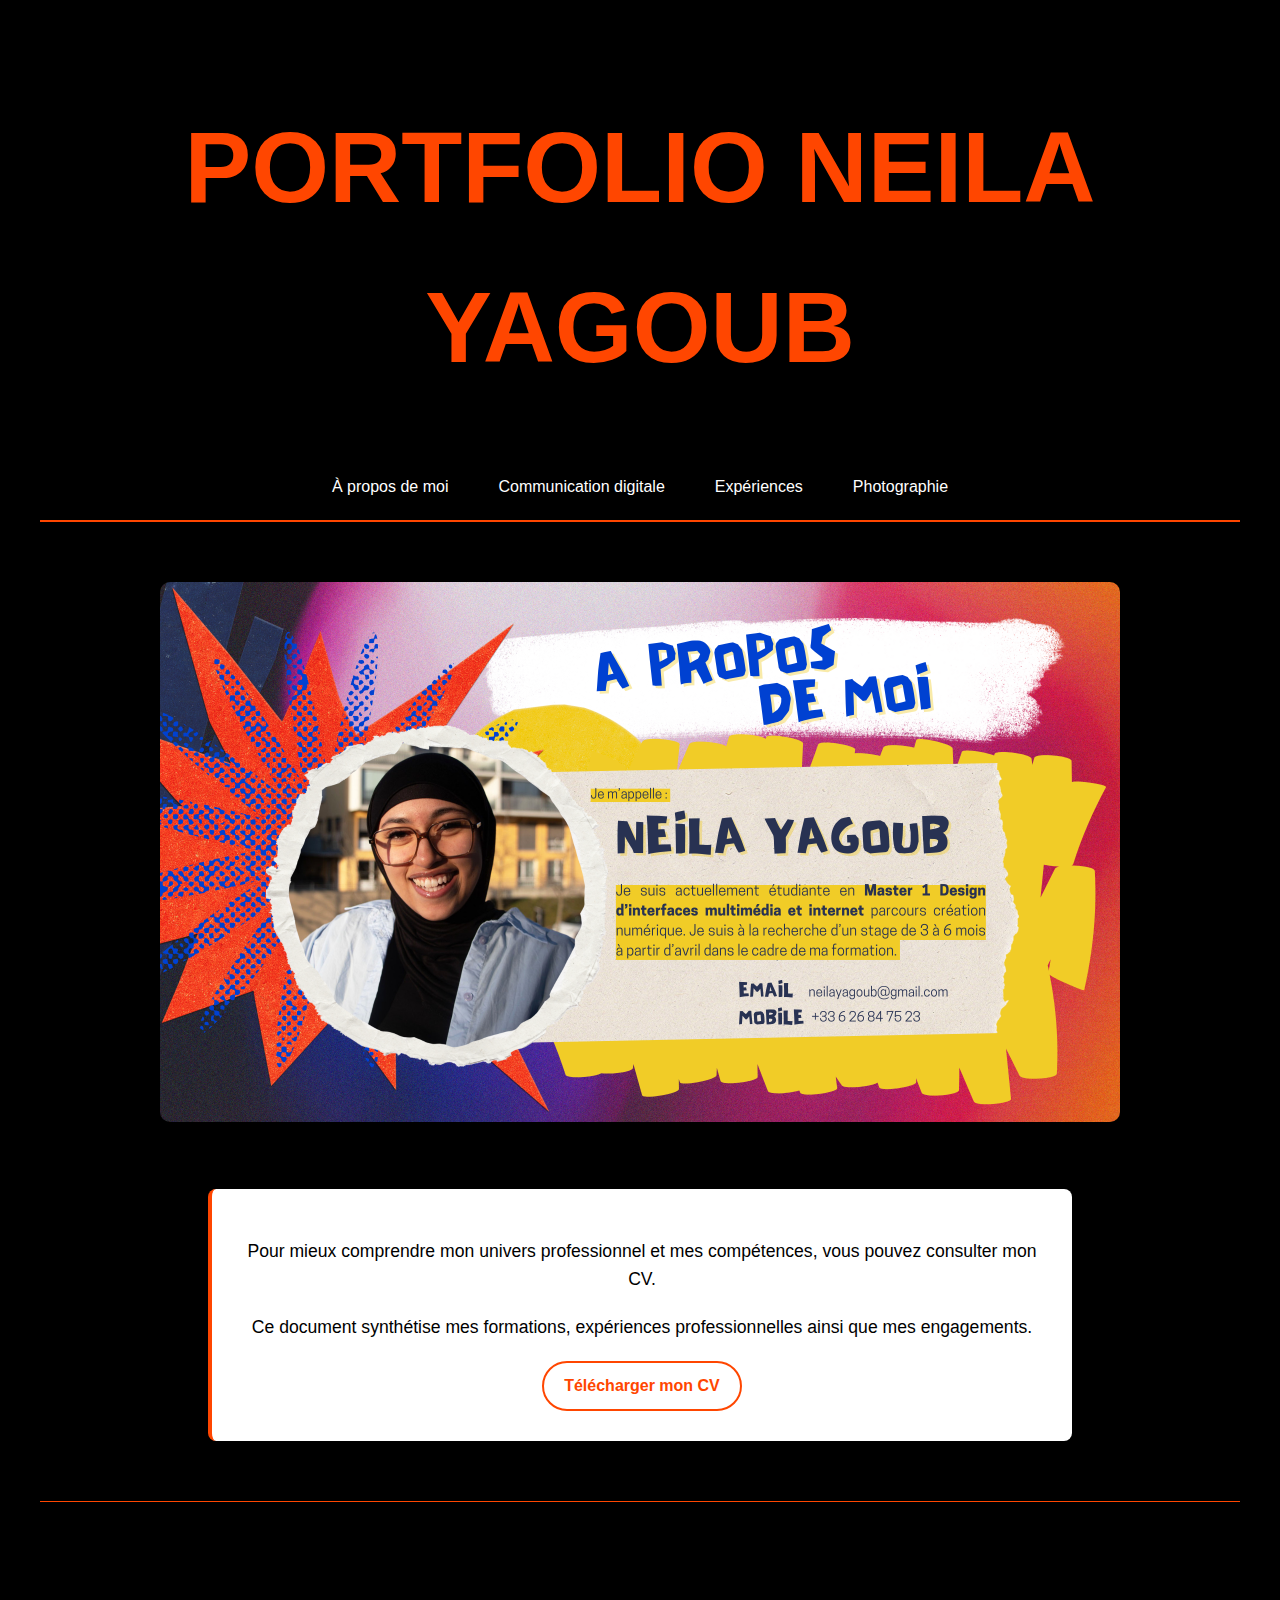
<file: index.html>
<!DOCTYPE html>
<html lang="fr">
<head>
    <meta charset="UTF-8">
    <meta name="viewport" content="width=device-width, initial-scale=1.0">
    <title>Portfolio Neila Yagoub</title>
    <style>
        :root {
            --primary-color: #ff4600;
            --secondary-color: #ff4600;
            --accent-color: #ff4600;
            --text-color: #000000;
            --light-bg: #000000;
            --card-shadow: 0 4px 8px rgba(0,0,0,0.1);
        }
        
        body {
            font-family: 'Segoe UI', Tahoma, Geneva, Verdana, sans-serif;
            line-height: 1.6;
            color: var(--text-color);
            max-width: 1200px;
            margin: 0 auto;
            padding: 20px;
            background-color: var(--light-bg);
            text-align: center;
        }
        
        /* Header harmonisé avec la page Expériences */
        header {
            text-align: center;
            margin-bottom: 40px;
            padding-bottom: 20px;
            border-bottom: 2px solid var(--primary-color);
            background-color: var(--light-bg);
        }

        nav a {
            color: #ffffff;
            text-decoration: none;
            font-weight: 500;
            padding: 5px 10px;
            transition: all 0.3s ease;
            position: relative;
        }
        
        nav a:hover {
            color: var(--primary-color);
        }
        
        nav a::after {
            content: '';
            position: absolute;
            width: 0;
            height: 2px;
            bottom: 0;
            left: 0;
            background-color: var(--primary-color);
            transition: width 0.3s ease;
        }
        
        nav a:hover::after {
            width: 100%;
        }
        
        nav ul {
            display: flex;
            justify-content: center;
            list-style: none;
            padding: 0;
            margin: 15px 0 0;
            gap: 30px;
        }
        
        h1, h2 {
            color: var(--primary-color);
            text-transform: uppercase;
            font-family: Impact, Haettenschweiler, 'Arial Narrow Bold', sans-serif;

        }
        
        h1 {
            font-size: 3rem;
            font-family: Impact, Haettenschweiler, 'Arial Narrow Bold', sans-serif;
            font-weight: bold;
            font-size: 100px;
        }
        
        .about {
            margin: 60px 0;
        }
        
        .about img {
            max-width: 80%;
            border-radius: 10px;
            box-shadow: var(--card-shadow);
            transition: transform 0.3s ease;
        }
        
        .about img:hover {
            transform: scale(1.02);
        }
        
        .cv-card {
            background: white;
            border-radius: 8px;
            padding: 30px;
            margin: 40px auto;
            max-width: 800px;
            box-shadow: var(--card-shadow);
            transition: transform 0.3s ease;
            border-left: 4px solid var(--primary-color);
        }
        
        .cv-card:hover {
            transform: translateY(-5px);
        }
        
        .cv-card p {
            margin-bottom: 20px;
            font-size: 1.1rem;
        }
        
        .cv-link {
            color: var(--primary-color);
            font-weight: bold;
            text-decoration: none;
            padding: 10px 20px;
            border: 2px solid var(--primary-color);
            border-radius: 30px;
            transition: all 0.3s ease;
            display: inline-block;
        }
        
        .cv-link:hover {
            background-color: var(--primary-color);
            color: white;
        }
        
        footer {
            text-align: center;
            padding: 20px;
            margin-top: 60px;
            border-top: 1px solid var(--primary-color);
        }
        
        @media (max-width: 768px) {
            nav ul {
                flex-direction: column;
                gap: 10px;
            }
            
            h1 {
                font-size: 2rem;
                font-family: Impact, Haettenschweiler, 'Arial Narrow Bold', sans-serif;
            }
            
            .about img {
                max-width: 95%;
            }
        }
    </style>
</head>
<body>
    <header>
        <h1>Portfolio Neila Yagoub</h1>
        <nav>
            <ul>
                <li><a href="index.html">À propos de moi</a></li>
                <li><a href="Autres.html">Communication digitale</a></li>
                <li><a href="Experiences.html">Expériences</a></li>
                <li><a href="Photographie.html">Photographie</a></li>
            </ul>
        </nav>
    </header>
    
    <main>
        <section class="about">
            <img src="Images/portfolioweb.png" alt="Présentation de Neila Yagoub">
        </section>

        <section class="cv-card">
            <p>Pour mieux comprendre mon univers professionnel et mes compétences, vous pouvez consulter mon CV.</p>
            <p>Ce document synthétise mes formations, expériences professionnelles ainsi que mes engagements.</p>
            <a href="Documents/CV.pdf" download class="cv-link">Télécharger mon CV</a>
        </section>
    </main>
    
    <footer>
        <p>&copy; 2025 - Portfolio Neila Yagoub</p>
    </footer>
</body>
</html>
</file>
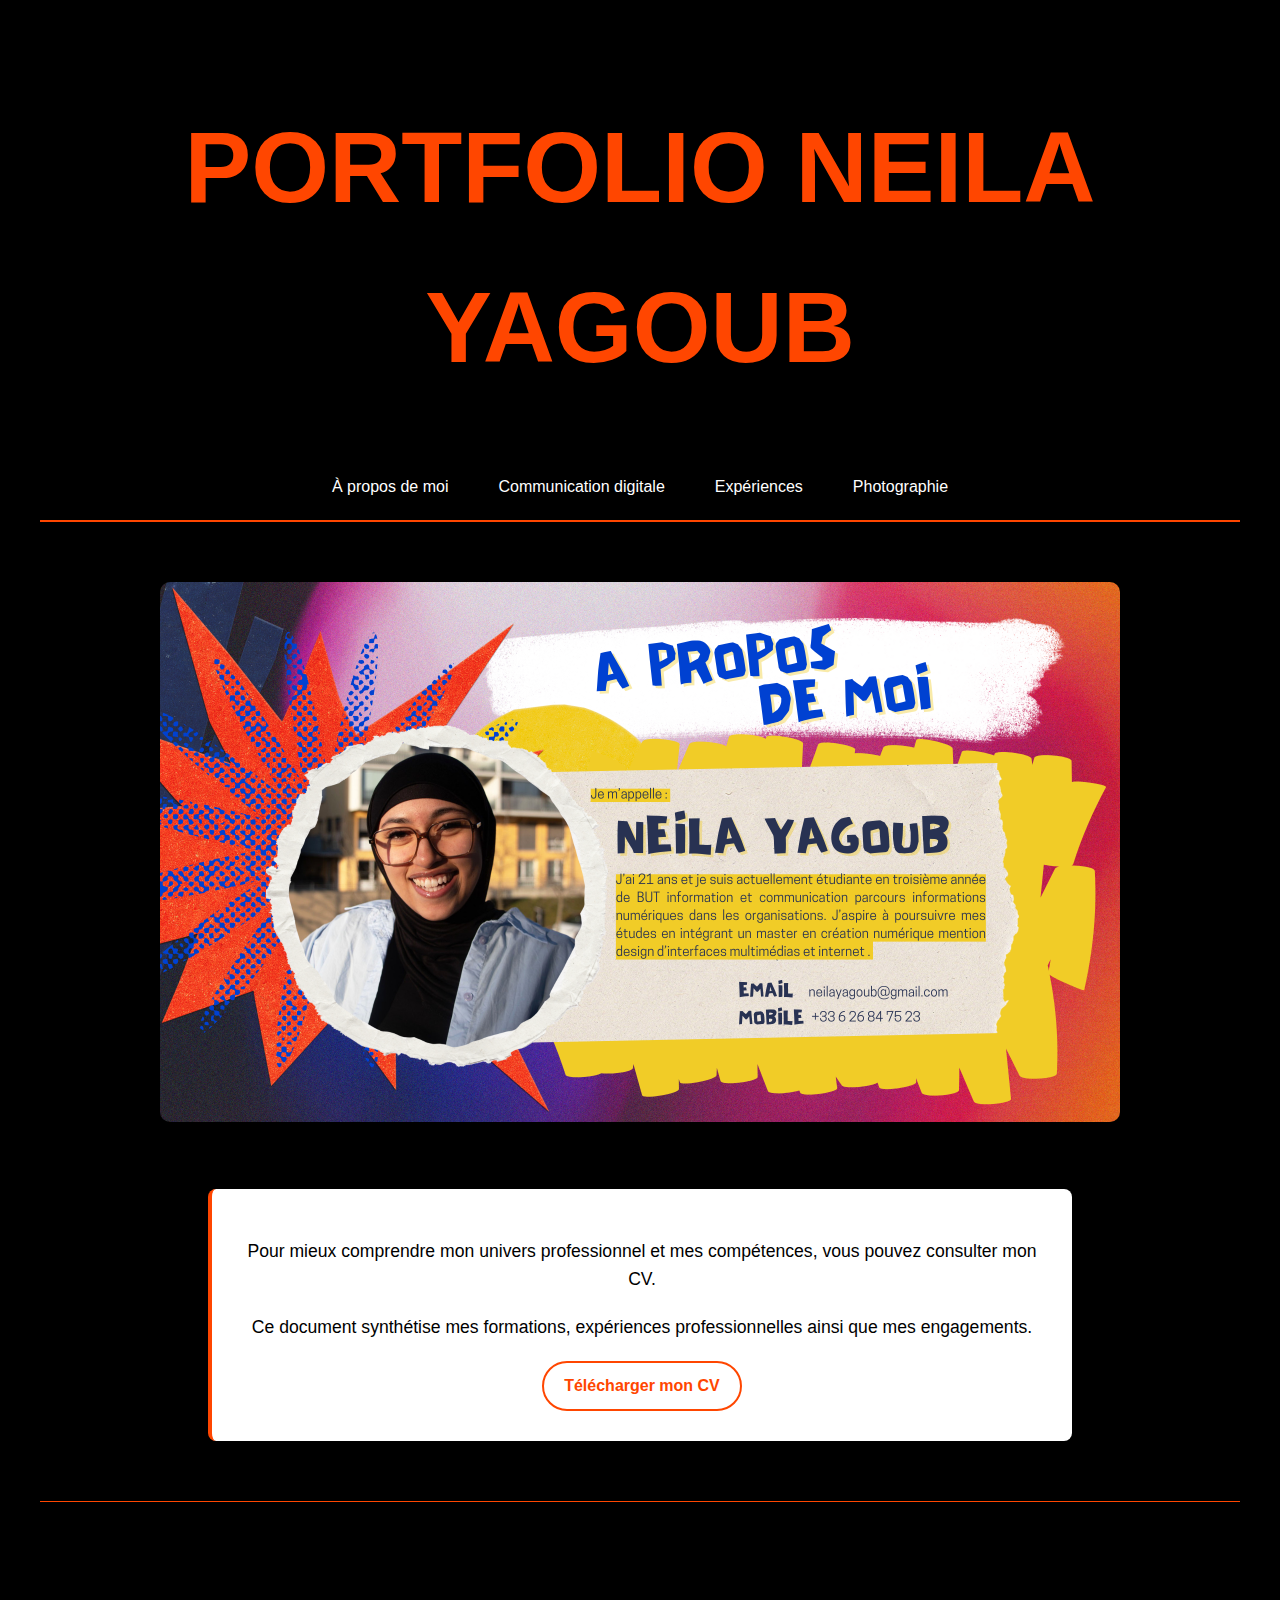
<file: A-propos.html>
<!DOCTYPE html>
<html lang="fr">
<head>
    <meta charset="UTF-8">
    <meta name="viewport" content="width=device-width, initial-scale=1.0">
    <title>Portfolio Neila Yagoub</title>
    <style>
        :root {
            --primary-color: #ff4600;
            --secondary-color: #ff4600;
            --accent-color: #ff4600;
            --text-color: #000000;
            --light-bg: #000000;
            --card-shadow: 0 4px 8px rgba(0,0,0,0.1);
        }
        
        body {
            font-family: 'Segoe UI', Tahoma, Geneva, Verdana, sans-serif;
            line-height: 1.6;
            color: var(--text-color);
            max-width: 1200px;
            margin: 0 auto;
            padding: 20px;
            background-color: var(--light-bg);
            text-align: center;
        }
        
        /* Header harmonisé avec la page Expériences */
        header {
            text-align: center;
            margin-bottom: 40px;
            padding-bottom: 20px;
            border-bottom: 2px solid var(--primary-color);
            background-color: var(--light-bg);
        }

        nav a {
            color: #ffffff;
            text-decoration: none;
            font-weight: 500;
            padding: 5px 10px;
            transition: all 0.3s ease;
            position: relative;
        }
        
        nav a:hover {
            color: var(--primary-color);
        }
        
        nav a::after {
            content: '';
            position: absolute;
            width: 0;
            height: 2px;
            bottom: 0;
            left: 0;
            background-color: var(--primary-color);
            transition: width 0.3s ease;
        }
        
        nav a:hover::after {
            width: 100%;
        }
        
        nav ul {
            display: flex;
            justify-content: center;
            list-style: none;
            padding: 0;
            margin: 15px 0 0;
            gap: 30px;
        }
        
        h1, h2 {
            color: var(--primary-color);
            text-transform: uppercase;
            font-family: Impact, Haettenschweiler, 'Arial Narrow Bold', sans-serif;

        }
        
        h1 {
            font-size: 3rem;
            font-family: Impact, Haettenschweiler, 'Arial Narrow Bold', sans-serif;
            font-weight: bold;
            font-size: 100px;
        }
        
        .about {
            margin: 60px 0;
        }
        
        .about img {
            max-width: 80%;
            border-radius: 10px;
            box-shadow: var(--card-shadow);
            transition: transform 0.3s ease;
        }
        
        .about img:hover {
            transform: scale(1.02);
        }
        
        .cv-card {
            background: white;
            border-radius: 8px;
            padding: 30px;
            margin: 40px auto;
            max-width: 800px;
            box-shadow: var(--card-shadow);
            transition: transform 0.3s ease;
            border-left: 4px solid var(--primary-color);
        }
        
        .cv-card:hover {
            transform: translateY(-5px);
        }
        
        .cv-card p {
            margin-bottom: 20px;
            font-size: 1.1rem;
        }
        
        .cv-link {
            color: var(--primary-color);
            font-weight: bold;
            text-decoration: none;
            padding: 10px 20px;
            border: 2px solid var(--primary-color);
            border-radius: 30px;
            transition: all 0.3s ease;
            display: inline-block;
        }
        
        .cv-link:hover {
            background-color: var(--primary-color);
            color: white;
        }
        
        footer {
            text-align: center;
            padding: 20px;
            margin-top: 60px;
            border-top: 1px solid var(--primary-color);
        }
        
        @media (max-width: 768px) {
            nav ul {
                flex-direction: column;
                gap: 10px;
            }
            
            h1 {
                font-size: 2rem;
                font-family: Impact, Haettenschweiler, 'Arial Narrow Bold', sans-serif;
            }
            
            .about img {
                max-width: 95%;
            }
        }
    </style>
</head>
<body>
    <header>
        <h1>Portfolio Neila Yagoub</h1>
        <nav>
            <ul>
                <li><a href="A-propos.html">À propos de moi</a></li>
                <li><a href="Autres.html">Communication digitale</a></li>
                <li><a href="Experiences.html">Expériences</a></li>
                <li><a href="Photographie.html">Photographie</a></li>
            </ul>
        </nav>
    </header>
    
    <main>
        <section class="about">
            <img src="Images/portfolio website.png" alt="Présentation de Neila Yagoub">
        </section>

        <section class="cv-card">
            <p>Pour mieux comprendre mon univers professionnel et mes compétences, vous pouvez consulter mon CV.</p>
            <p>Ce document synthétise mes formations, expériences professionnelles ainsi que mes engagements.</p>
            <a href="Documents/CV.pdf" download class="cv-link">Télécharger mon CV</a>
        </section>
    </main>
    
    <footer>
        <p>&copy; 2025 - Portfolio Neila Yagoub</p>
    </footer>
</body>
</html>
</file>
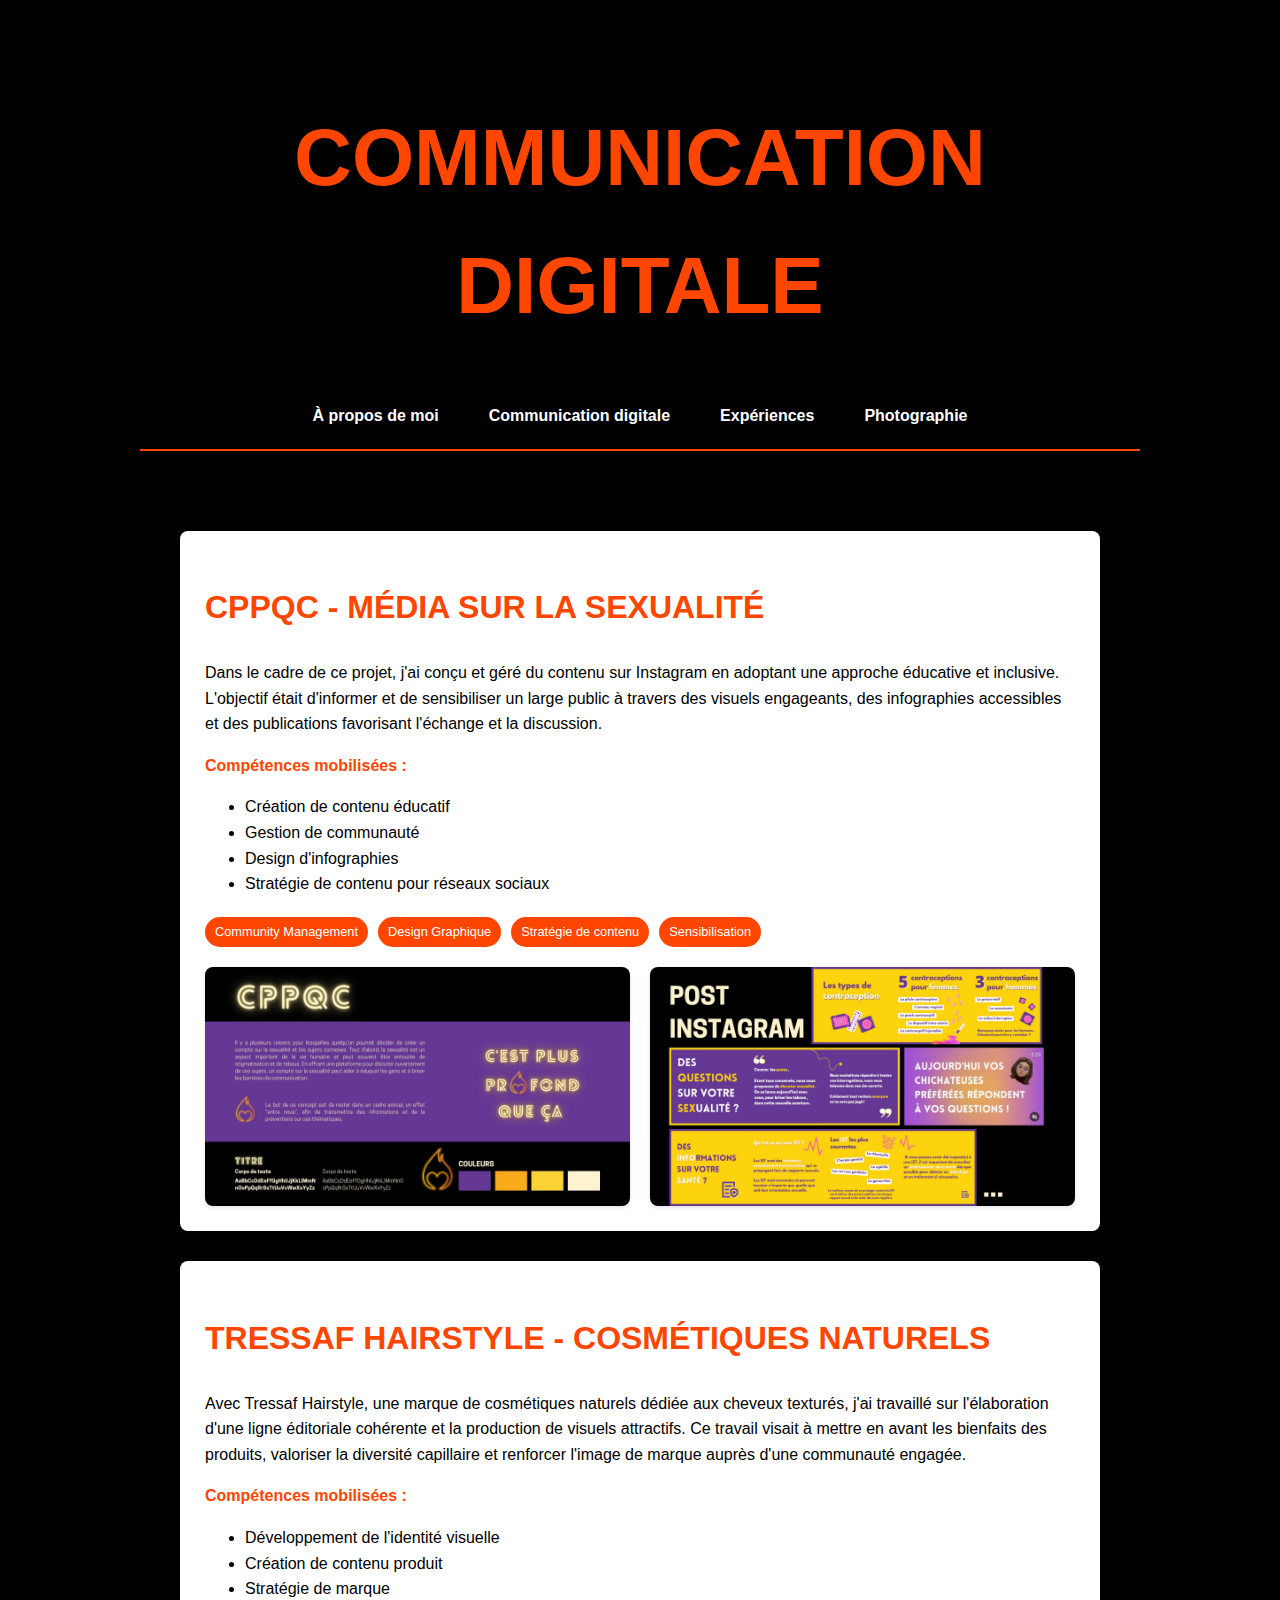
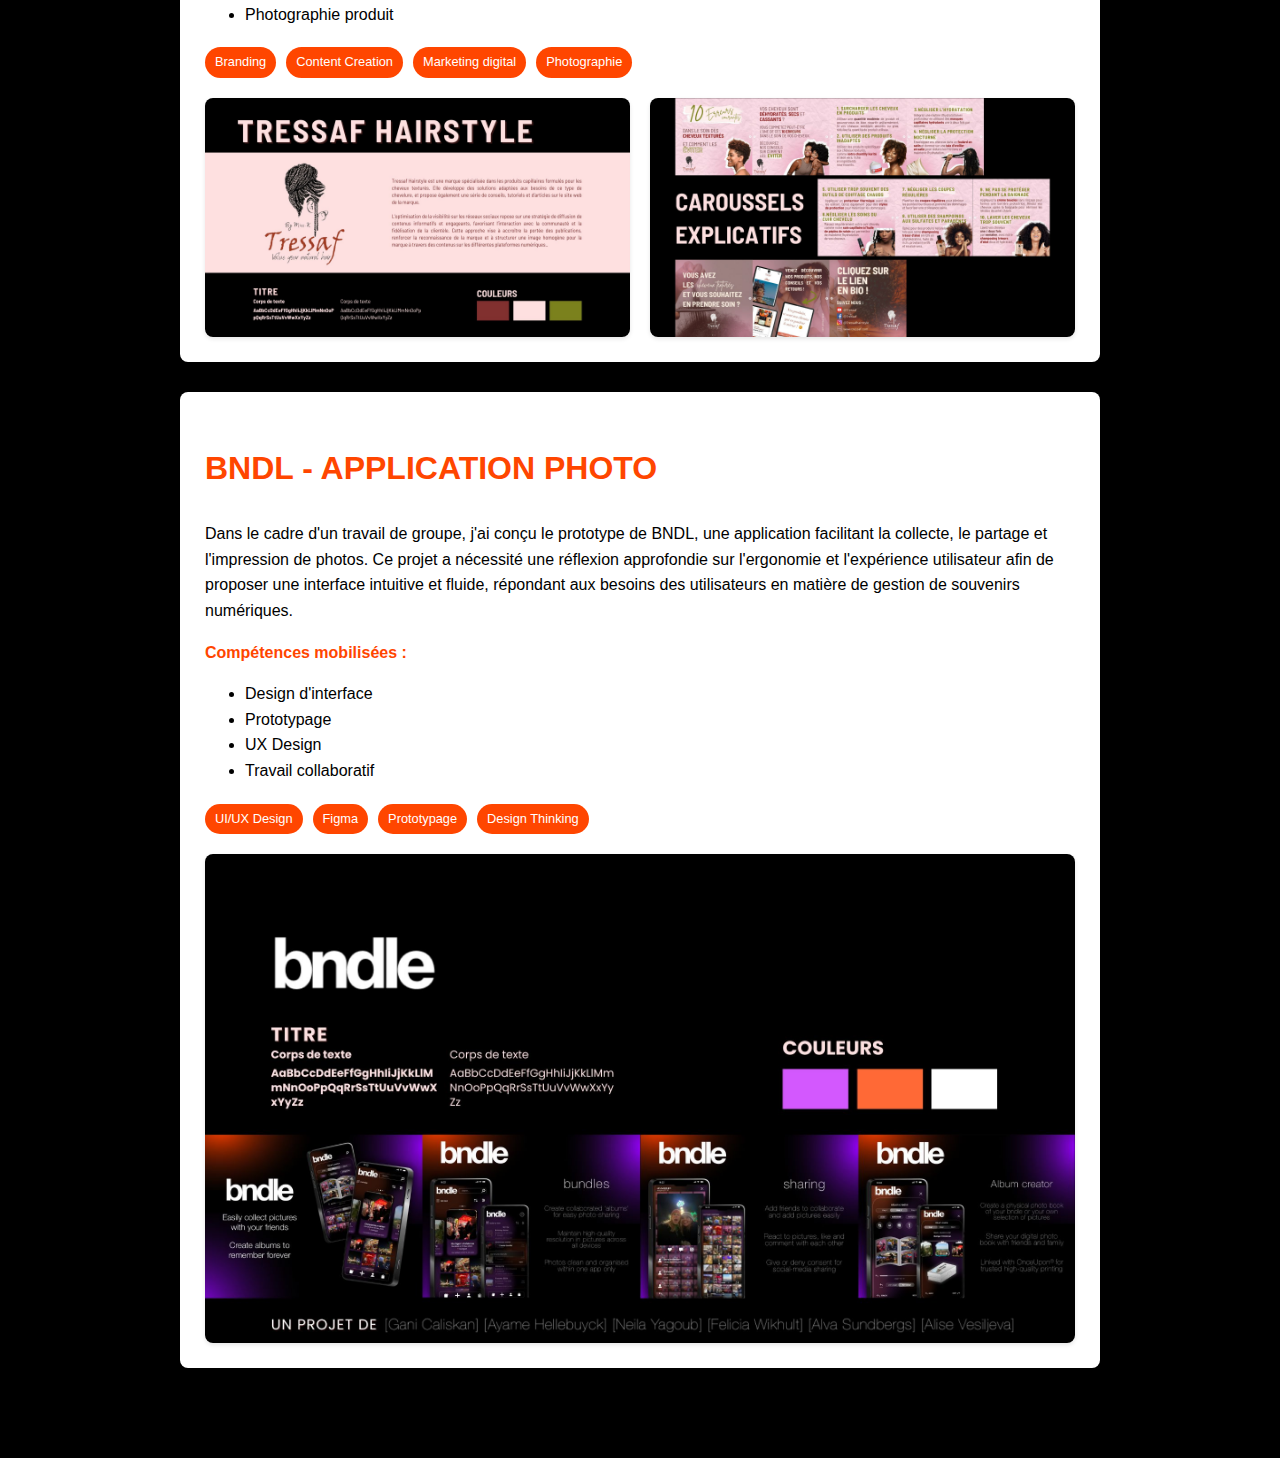
<file: Autres.html>
<!DOCTYPE html>
<html lang="fr">
<head>
    <meta charset="UTF-8">
    <meta name="viewport" content="width=device-width, initial-scale=1.0">
    <title>Communication digitale</title>
    <link rel="stylesheet" href="Styles/Style.css">
    <style>
        :root {
            --primary-color: #ff4600;
            --secondary-color: #ff4600;
            --accent-color: #ff4600;
            --text-color: #000000;
            --light-bg: #000000;
            --card-shadow: 0 4px 8px rgba(0,0,0,0.1);
        }
        
        body {
            font-family: 'Segoe UI', Tahoma, Geneva, Verdana, sans-serif;
            line-height: 1.6;
            color: var(--text-color);
            max-width: 1000px;
            margin: 0 auto;
            padding: 20px;
            background-color: var(--light-bg);
            text-align: left;
        }
        
        header {
            text-align: center;
            margin-bottom: 40px;
            padding-bottom: 20px;
            border-bottom: 2px solid var(--primary-color);
        }
        
        nav a {
            color: var(--text-color);
            text-decoration: none;
            font-weight: bold;
            padding: 5px 10px;
            transition: all 0.3s ease;
            position: relative;
        }
        
        nav a:hover {
            color: var(--primary-color);
        }
        
        nav a::after {
            content: '';
            position: absolute;
            width: 0;
            height: 2px;
            bottom: 0;
            left: 0;
            background-color: var(--primary-color);
            transition: width 0.3s ease;
        }
        
        nav a:hover::after {
            width: 100%;
        }
        
        h1, h2 {                 
            color: #ff4600;
        }
        
        .project-card {
            background: white;
            border-radius: 8px;
            padding: 25px;
            margin-bottom: 30px;
            box-shadow: var(--card-shadow);
            transition: transform 0.3s ease;
            text-align: left;
        }
        
        .project-card:hover {
            transform: translateY(-5px);
        }
        
        .project-title {
            font-weight: bold;
            color: var(--primary-color);
            margin-top: 15px;
        }
        
        .skills {
            display: flex;
            flex-wrap: wrap;
            gap: 10px;
            margin-top: 20px;
        }
        
        .skill {
            background-color: var(--accent-color);
            color: white;
            padding: 5px 10px;
            border-radius: 20px;
            font-size: 0.8rem;
        }
        
        .project-images {
            display: grid;
            grid-template-columns: repeat(auto-fit, minmax(300px, 1fr));
            gap: 20px;
            margin-top: 20px;
        }
        
        .project-images img {
            width: 100%;
            border-radius: 8px;
            box-shadow: 0 2px 4px rgba(0,0,0,0.1);
            transition: transform 0.3s ease;
        }
        
        .project-images img:hover {
            transform: scale(1.02);
        }
        
        
        
        @media (max-width: 768px) {
            .project-images {
                grid-template-columns: 1fr;
            }
        }
    </style>
</head>
<body>
    <header>
        <h1>Communication digitale</h1>
        <nav>
            <ul>
                <li><a href="index.html">À propos de moi</a></li>
                <li><a href="Autres.html">Communication digitale</a></li>
                <li><a href="Experiences.html">Expériences</a></li>
                <li><a href="Photographie.html">Photographie</a></li>
            </ul>
        </nav>
    </header>
    
    <main>
        <div class="project-card">
            <h2>CPPQC - Média sur la sexualité</h2>
            <p>Dans le cadre de ce projet, j'ai conçu et géré du contenu sur Instagram en adoptant une approche éducative et inclusive. L'objectif était d'informer et de sensibiliser un large public à travers des visuels engageants, des infographies accessibles et des publications favorisant l'échange et la discussion.</p>
            
            <div class="project-title">Compétences mobilisées :</div>
            <ul>
                <li>Création de contenu éducatif</li>
                <li>Gestion de communauté</li>
                <li>Design d'infographies</li>
                <li>Stratégie de contenu pour réseaux sociaux</li>
            </ul>
            
            <div class="skills">
                <span class="skill">Community Management</span>
                <span class="skill">Design Graphique</span>
                <span class="skill">Stratégie de contenu</span>
                <span class="skill">Sensibilisation</span>
            </div>
            
            <div class="project-images">
                <img src="Images/cppqc cover.jpg" alt="Présentation CPPQC">
                <img src="Images/cppqc post.jpg" alt="Post CPPQC">
            </div>
        </div>
        
        <div class="project-card">
            <h2>Tressaf Hairstyle - Cosmétiques naturels</h2>
            <p>Avec Tressaf Hairstyle, une marque de cosmétiques naturels dédiée aux cheveux texturés, j'ai travaillé sur l'élaboration d'une ligne éditoriale cohérente et la production de visuels attractifs. Ce travail visait à mettre en avant les bienfaits des produits, valoriser la diversité capillaire et renforcer l'image de marque auprès d'une communauté engagée.</p>
            
            <div class="project-title">Compétences mobilisées :</div>
            <ul>
                <li>Développement de l'identité visuelle</li>
                <li>Création de contenu produit</li>
                <li>Stratégie de marque</li>
                <li>Photographie produit</li>
            </ul>
            
            <div class="skills">
                <span class="skill">Branding</span>
                <span class="skill">Content Creation</span>
                <span class="skill">Marketing digital</span>
                <span class="skill">Photographie</span>
            </div>
            
            <div class="project-images">
                <img src="Images/tressaf cover.jpg" alt="Présentation Tressaf">
                <img src="Images/tressaf post.jpg" alt="Post Tressaf">
            </div>
        </div>
        
        <div class="project-card">
            <h2>BNDL - Application photo</h2>
            <p>Dans le cadre d'un travail de groupe, j'ai conçu le prototype de BNDL, une application facilitant la collecte, le partage et l'impression de photos. Ce projet a nécessité une réflexion approfondie sur l'ergonomie et l'expérience utilisateur afin de proposer une interface intuitive et fluide, répondant aux besoins des utilisateurs en matière de gestion de souvenirs numériques.</p>
            
            <div class="project-title">Compétences mobilisées :</div>
            <ul>
                <li>Design d'interface</li>
                <li>Prototypage</li>
                <li>UX Design</li>
                <li>Travail collaboratif</li>
            </ul>
            
            <div class="skills">
                <span class="skill">UI/UX Design</span>
                <span class="skill">Figma</span>
                <span class="skill">Prototypage</span>
                <span class="skill">Design Thinking</span>
            </div>
            
            <div class="project-images">
                <img src="Images/bndl cover.jpg" alt="Présentation BNDL">
            </div>
        </div>
    </main>
    
   
</body>
</html>
</file>
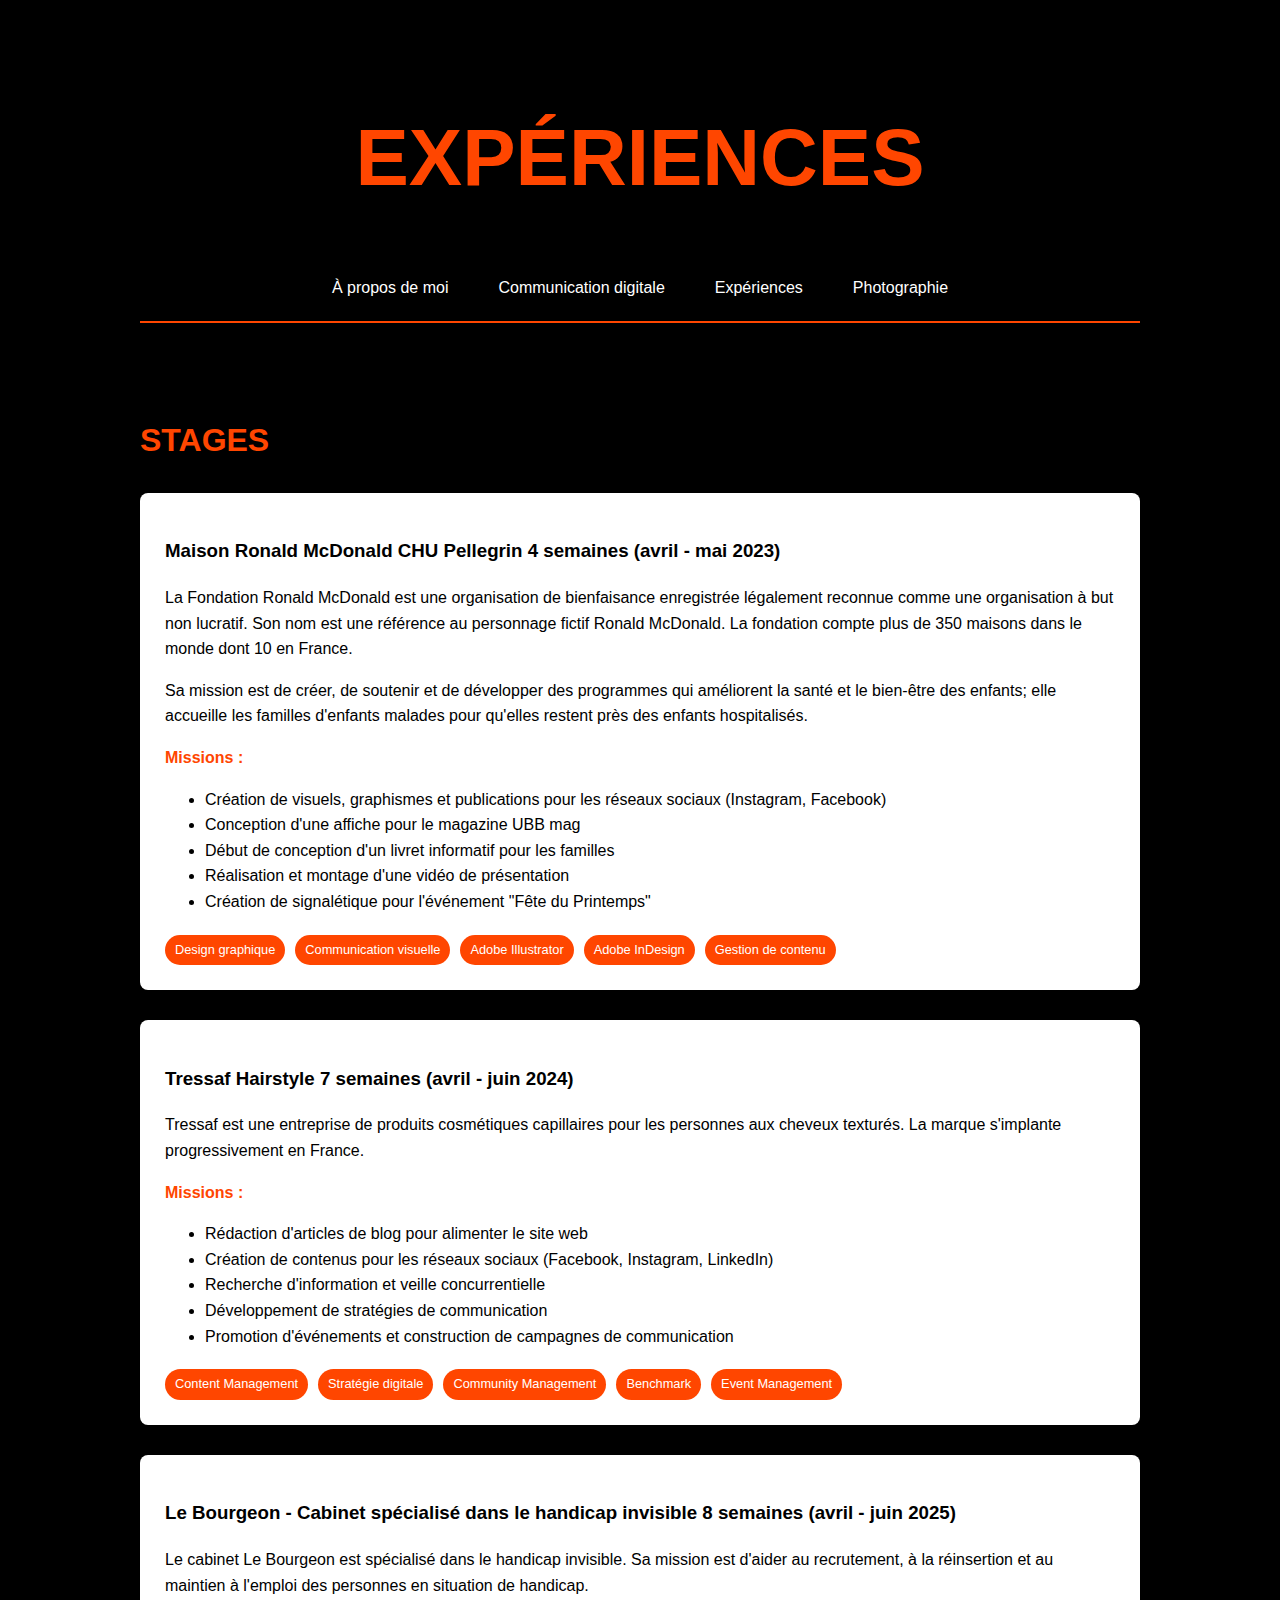
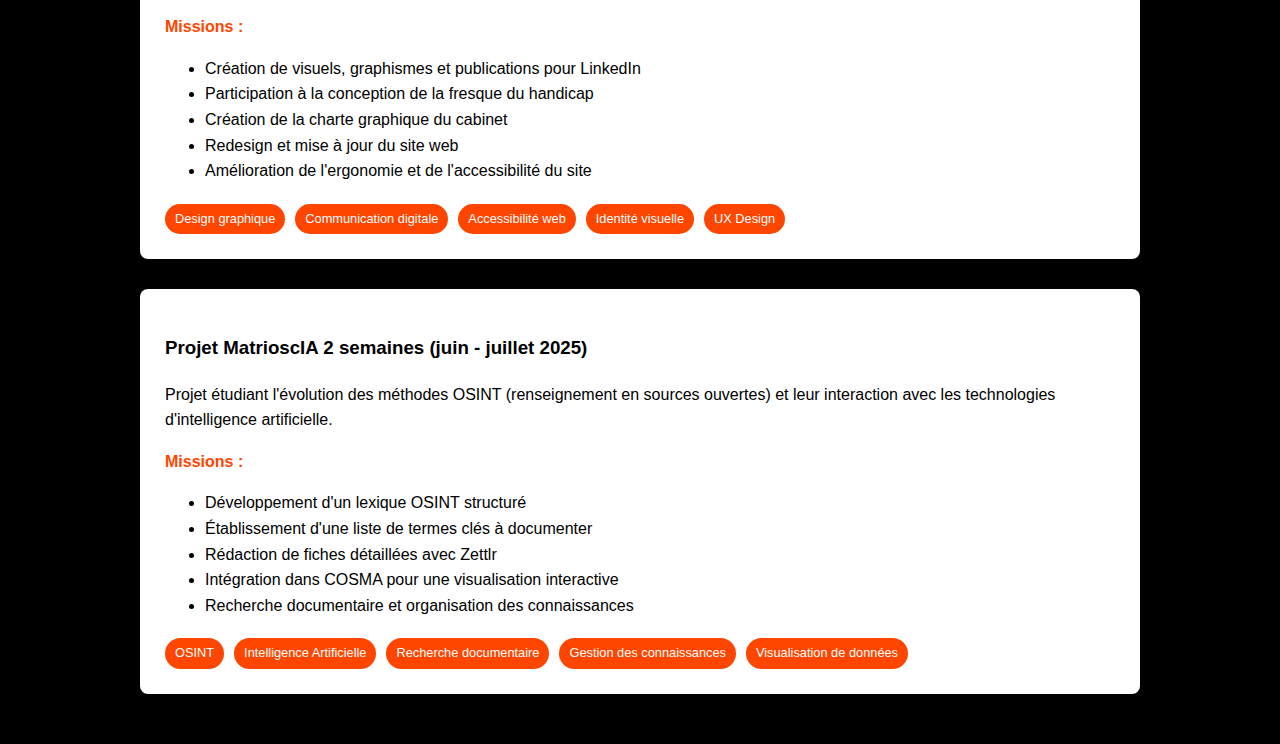
<file: Experiences.html>
<!DOCTYPE html>
<html lang="fr">
<head>
    <meta charset="UTF-8">
    <meta name="viewport" content="width=device-width, initial-scale=1.0">
    <title>Expériences</title>
    <link rel="stylesheet" href="Styles/Style.css">

    <style>
        :root {
            --primary-color: #ff4600;
            --secondary-color: #ff4600;
            --accent-color: #ff4600;
            --text-color: #000000;
            --light-bg: #000000;
            --card-shadow: 0 4px 8px rgba(0,0,0,0.1);
        }
        
        body {
            font-family: 'Segoe UI', Tahoma, Geneva, Verdana, sans-serif;
            line-height: 1.6;
            color: var(--text-color);
            max-width: 1000px;
            margin: 0 auto;
            padding: 20px;
            background-color: var(--light-bg);
            text-align: left;
        }
        
        header {
            text-align: center;
            margin-bottom: 40px;
            padding-bottom: 20px;
            border-bottom: 2px solid var(--primary-color);
        }

        nav a {
            color: var(--text-color);
            text-decoration: none;
            font-weight: 500;
            padding: 5px 10px;
            transition: all 0.3s ease;
            position: relative;
        }
        
        nav a:hover {
            color: var(--primary-color);
        }
        
        nav a::after {
            content: '';
            position: absolute;
            width: 0;
            height: 2px;
            bottom: 0;
            left: 0;
            background-color: var(--primary-color);
            transition: width 0.3s ease;
        }
        
        nav a:hover::after {
            width: 100%;
        }
        
        
        .experience-card {
            background: white;
            border-radius: 8px;
            padding: 25px;
            margin-bottom: 30px;
            box-shadow: var(--card-shadow);
            transition: transform 0.3s ease;
        }
        
        .experience-card:hover {
            transform: translateY(-5px);
        }
        
        .mission-title {
            font-weight: bold;
            color: var(--primary-color);
            margin-top: 15px;
        }
        
        .skills {
            display: flex;
            flex-wrap: wrap;
            gap: 10px;
            margin-top: 20px;
        }
        
        .skill {
            background-color: var(--accent-color);
            color: white;
            padding: 5px 10px;
            border-radius: 20px;
            font-size: 0.8rem;
        }
        
        @media (max-width: 768px) {
            h3 {
                flex-direction: column;
            }
            
            h3 span {
                color: #ff4600;
                margin-top: 5px;
            }
        }
        h1, h2{                 
            color: #ff4600;
        }
    </style>
</head>
<body>
    <header>
        <h1>Expériences</h1>
        <nav>
            <ul>
                <li><a href="A-propos.html">À propos de moi</a></li>
                <li><a href="Autres.html">Communication digitale</a></li>
                <li><a href="Experiences.html">Expériences</a></li>
                <li><a href="Photographie.html">Photographie</a></li>

            </ul>
        </nav>
    </header>
        <p>Un parcours diversifié en communication, design et intelligence des données</p>
    <section>
        <h2>Stages</h2>
        
        <div class="experience-card">
            <h3>Maison Ronald McDonald CHU Pellegrin <span>4 semaines (avril - mai 2023)</span></h3>
            
            <p>La Fondation Ronald McDonald est une organisation de bienfaisance enregistrée légalement reconnue comme une organisation à but non lucratif. Son nom est une référence au personnage fictif Ronald McDonald. La fondation compte plus de 350 maisons dans le monde dont 10 en France.</p>
            
            <p>Sa mission est de créer, de soutenir et de développer des programmes qui améliorent la santé et le bien-être des enfants; elle accueille les familles d'enfants malades pour qu'elles restent près des enfants hospitalisés.</p>
            
            <div class="mission-title">Missions :</div>
            <ul>
                <li>Création de visuels, graphismes et publications pour les réseaux sociaux (Instagram, Facebook)</li>
                <li>Conception d'une affiche pour le magazine UBB mag</li>
                <li>Début de conception d'un livret informatif pour les familles</li>
                <li>Réalisation et montage d'une vidéo de présentation</li>
                <li>Création de signalétique pour l'événement "Fête du Printemps"</li>
            </ul>
            
            <div class="skills">
                <span class="skill">Design graphique</span>
                <span class="skill">Communication visuelle</span>
                <span class="skill">Adobe Illustrator</span>
                <span class="skill">Adobe InDesign</span>
                <span class="skill">Gestion de contenu</span>
            </div>
        </div>
        
        <div class="experience-card">
            <h3>Tressaf Hairstyle <span>7 semaines (avril - juin 2024)</span></h3>
            
            <p>Tressaf est une entreprise de produits cosmétiques capillaires pour les personnes aux cheveux texturés. La marque s'implante progressivement en France.</p>
            
            <div class="mission-title">Missions :</div>
            <ul>
                <li>Rédaction d'articles de blog pour alimenter le site web</li>
                <li>Création de contenus pour les réseaux sociaux (Facebook, Instagram, LinkedIn)</li>
                <li>Recherche d'information et veille concurrentielle</li>
                <li>Développement de stratégies de communication</li>
                <li>Promotion d'événements et construction de campagnes de communication</li>
            </ul>
            
            <div class="skills">
                <span class="skill">Content Management</span>
                <span class="skill">Stratégie digitale</span>
                <span class="skill">Community Management</span>
                <span class="skill">Benchmark</span>
                <span class="skill">Event Management</span>
            </div>
        </div>
        
        <div class="experience-card">
            <h3>Le Bourgeon - Cabinet spécialisé dans le handicap invisible <span>8 semaines (avril - juin 2025)</span></h3>
            
            <p>Le cabinet Le Bourgeon est spécialisé dans le handicap invisible. Sa mission est d'aider au recrutement, à la réinsertion et au maintien à l'emploi des personnes en situation de handicap.</p>
            
            <div class="mission-title">Missions :</div>
            <ul>
                <li>Création de visuels, graphismes et publications pour LinkedIn</li>
                <li>Participation à la conception de la fresque du handicap</li>
                <li>Création de la charte graphique du cabinet</li>
                <li>Redesign et mise à jour du site web</li>
                <li>Amélioration de l'ergonomie et de l'accessibilité du site</li>
            </ul>
            
            <div class="skills">
                <span class="skill">Design graphique</span>
                <span class="skill">Communication digitale</span>
                <span class="skill">Accessibilité web</span>
                <span class="skill">Identité visuelle</span>
                <span class="skill">UX Design</span>
            </div>
        </div>
        
        <div class="experience-card">
            <h3>Projet MatrioscIA <span>2 semaines (juin - juillet 2025)</span></h3>
            
            <p>Projet étudiant l'évolution des méthodes OSINT (renseignement en sources ouvertes) et leur interaction avec les technologies d'intelligence artificielle.</p>
            
            <div class="mission-title">Missions :</div>
            <ul>
                <li>Développement d'un lexique OSINT structuré</li>
                <li>Établissement d'une liste de termes clés à documenter</li>
                <li>Rédaction de fiches détaillées avec Zettlr</li>
                <li>Intégration dans COSMA pour une visualisation interactive</li>
                <li>Recherche documentaire et organisation des connaissances</li>
            </ul>
            
            <div class="skills">
                <span class="skill">OSINT</span>
                <span class="skill">Intelligence Artificielle</span>
                <span class="skill">Recherche documentaire</span>
                <span class="skill">Gestion des connaissances</span>
                <span class="skill">Visualisation de données</span>
            </div>
        </div>
    </section>
</body>
</html>
</file>
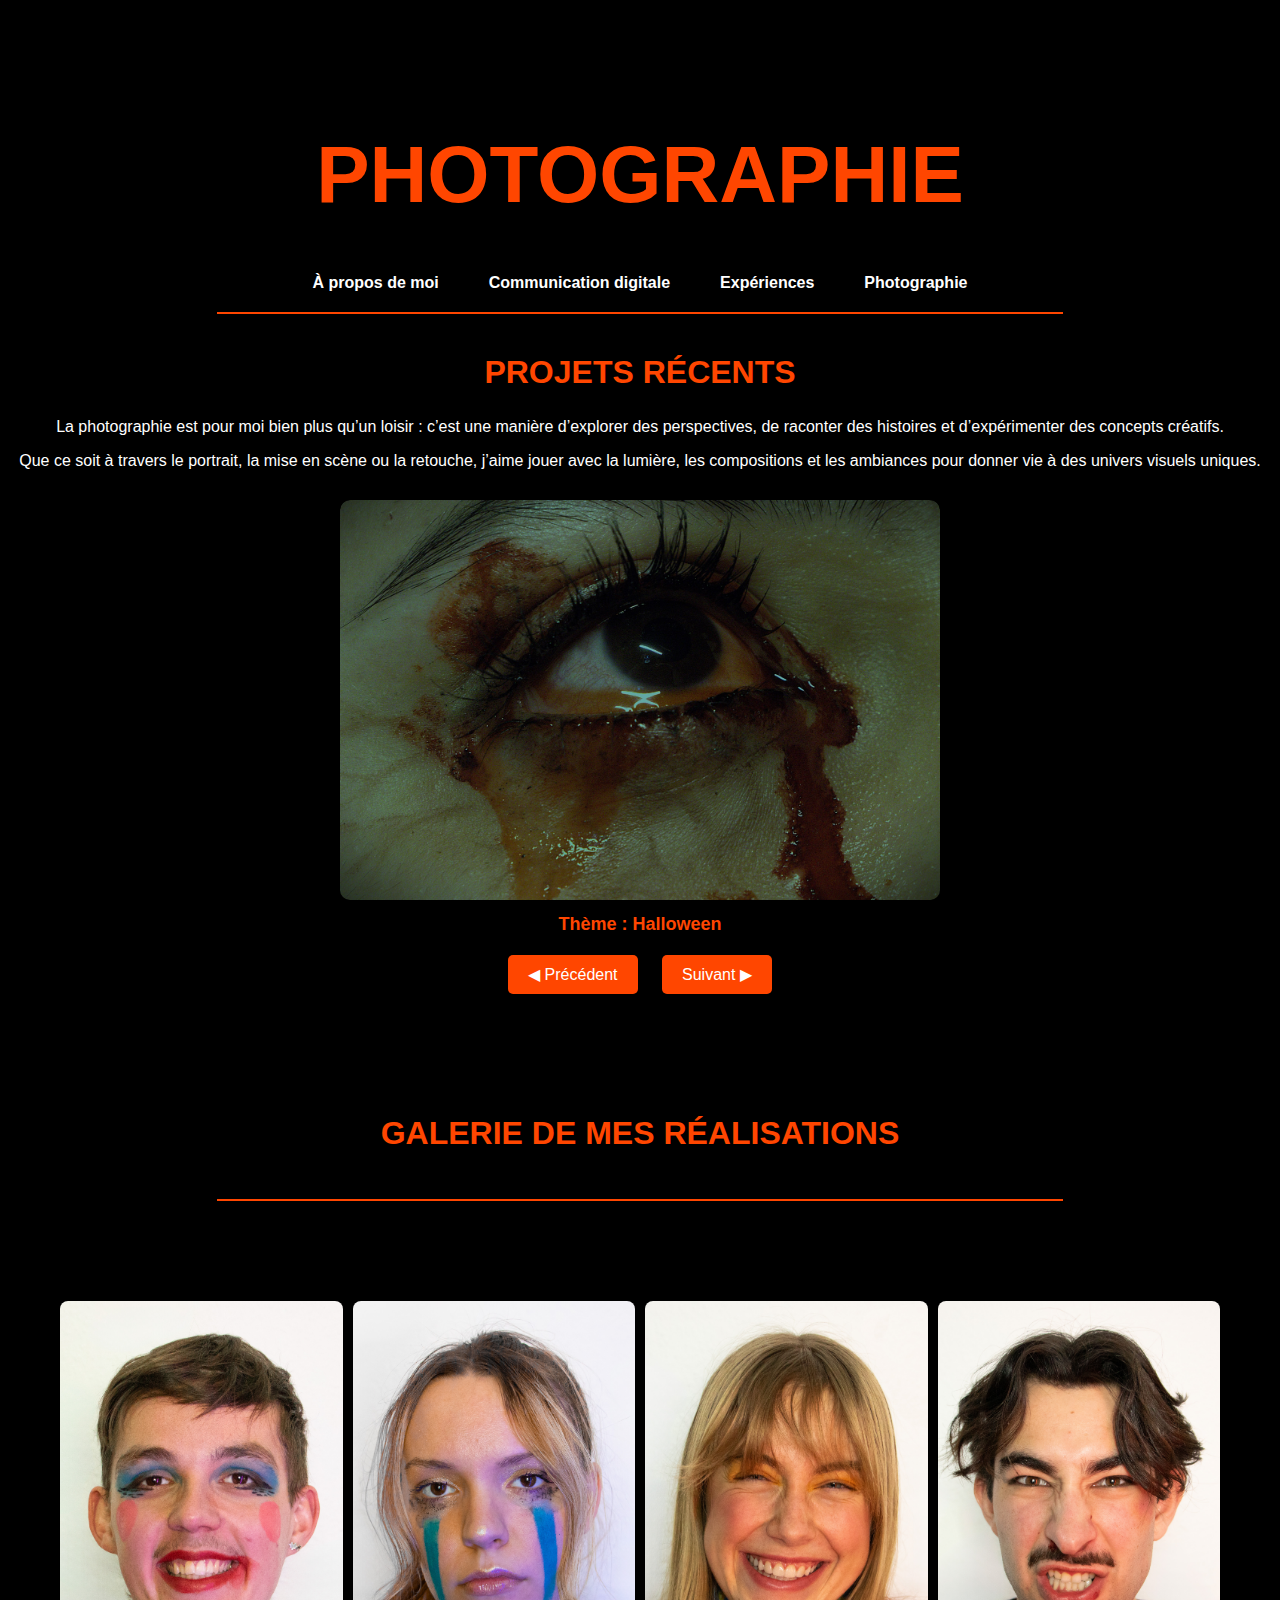
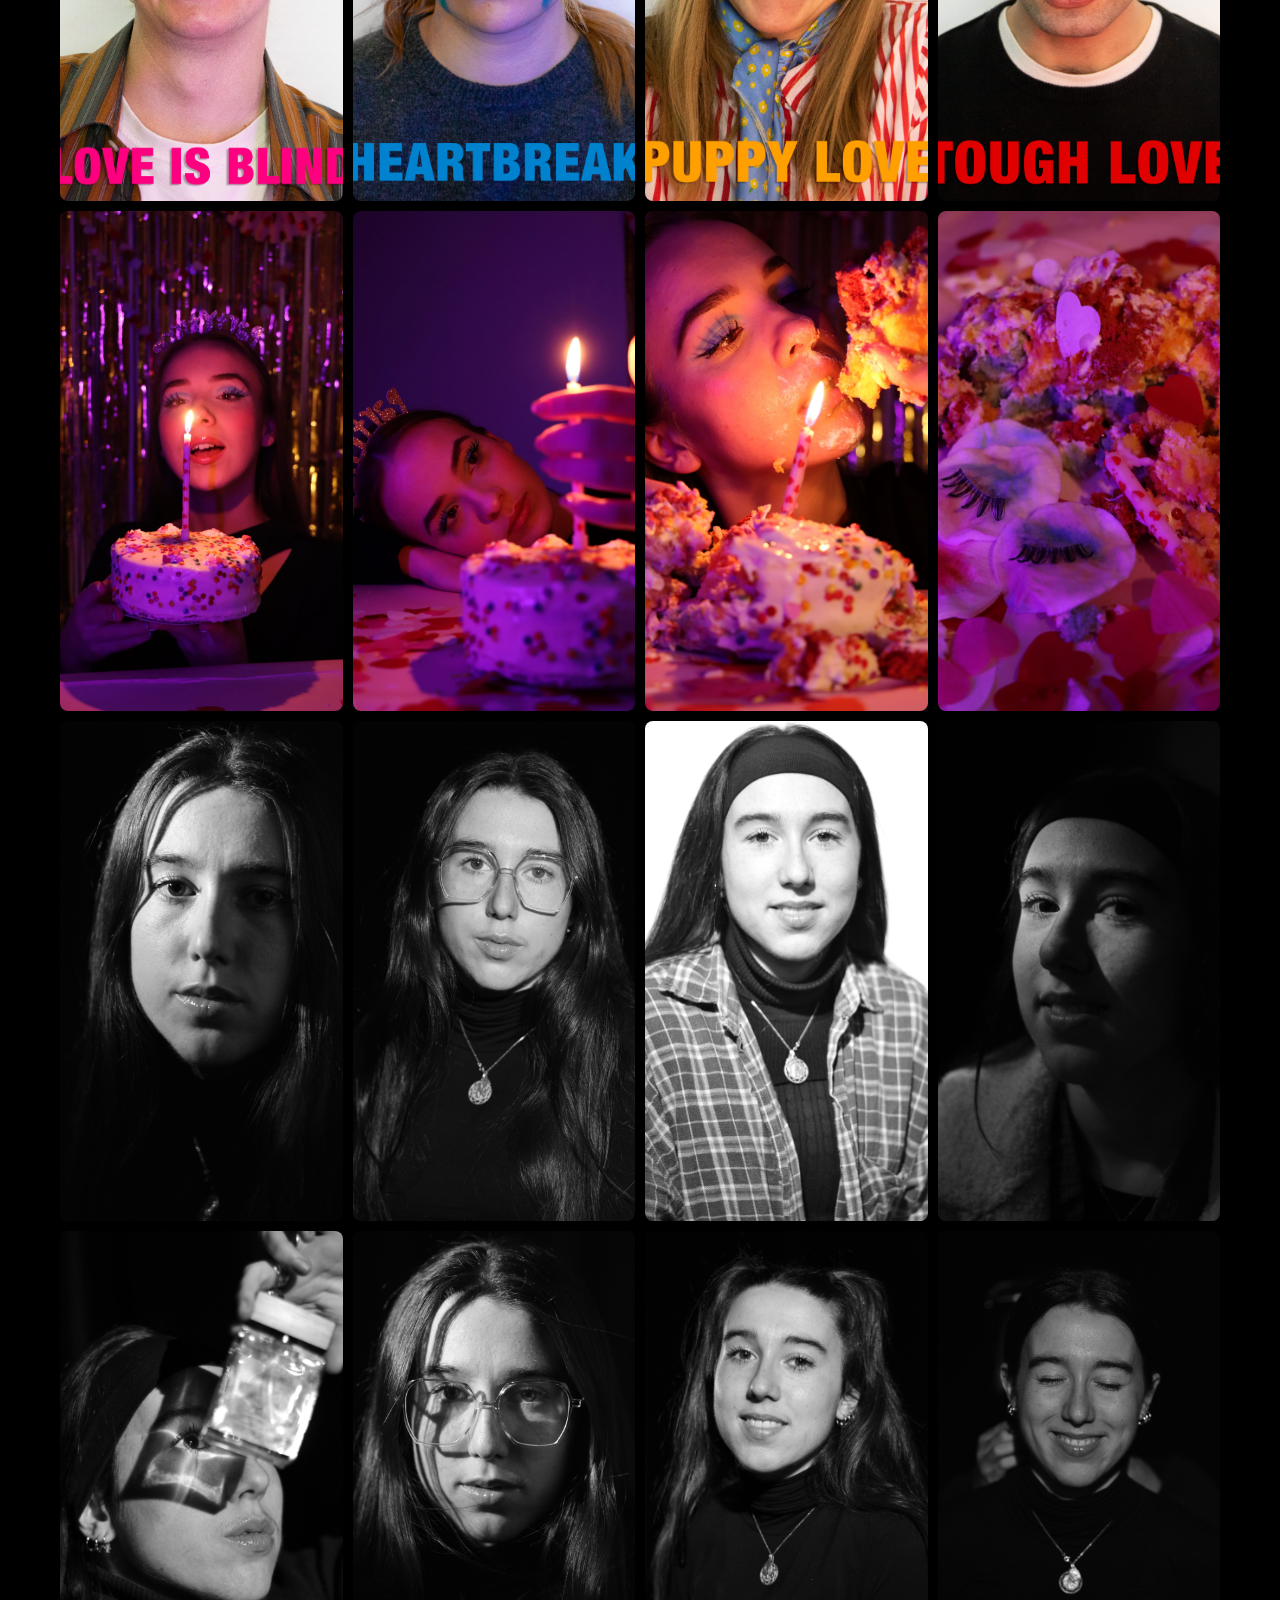
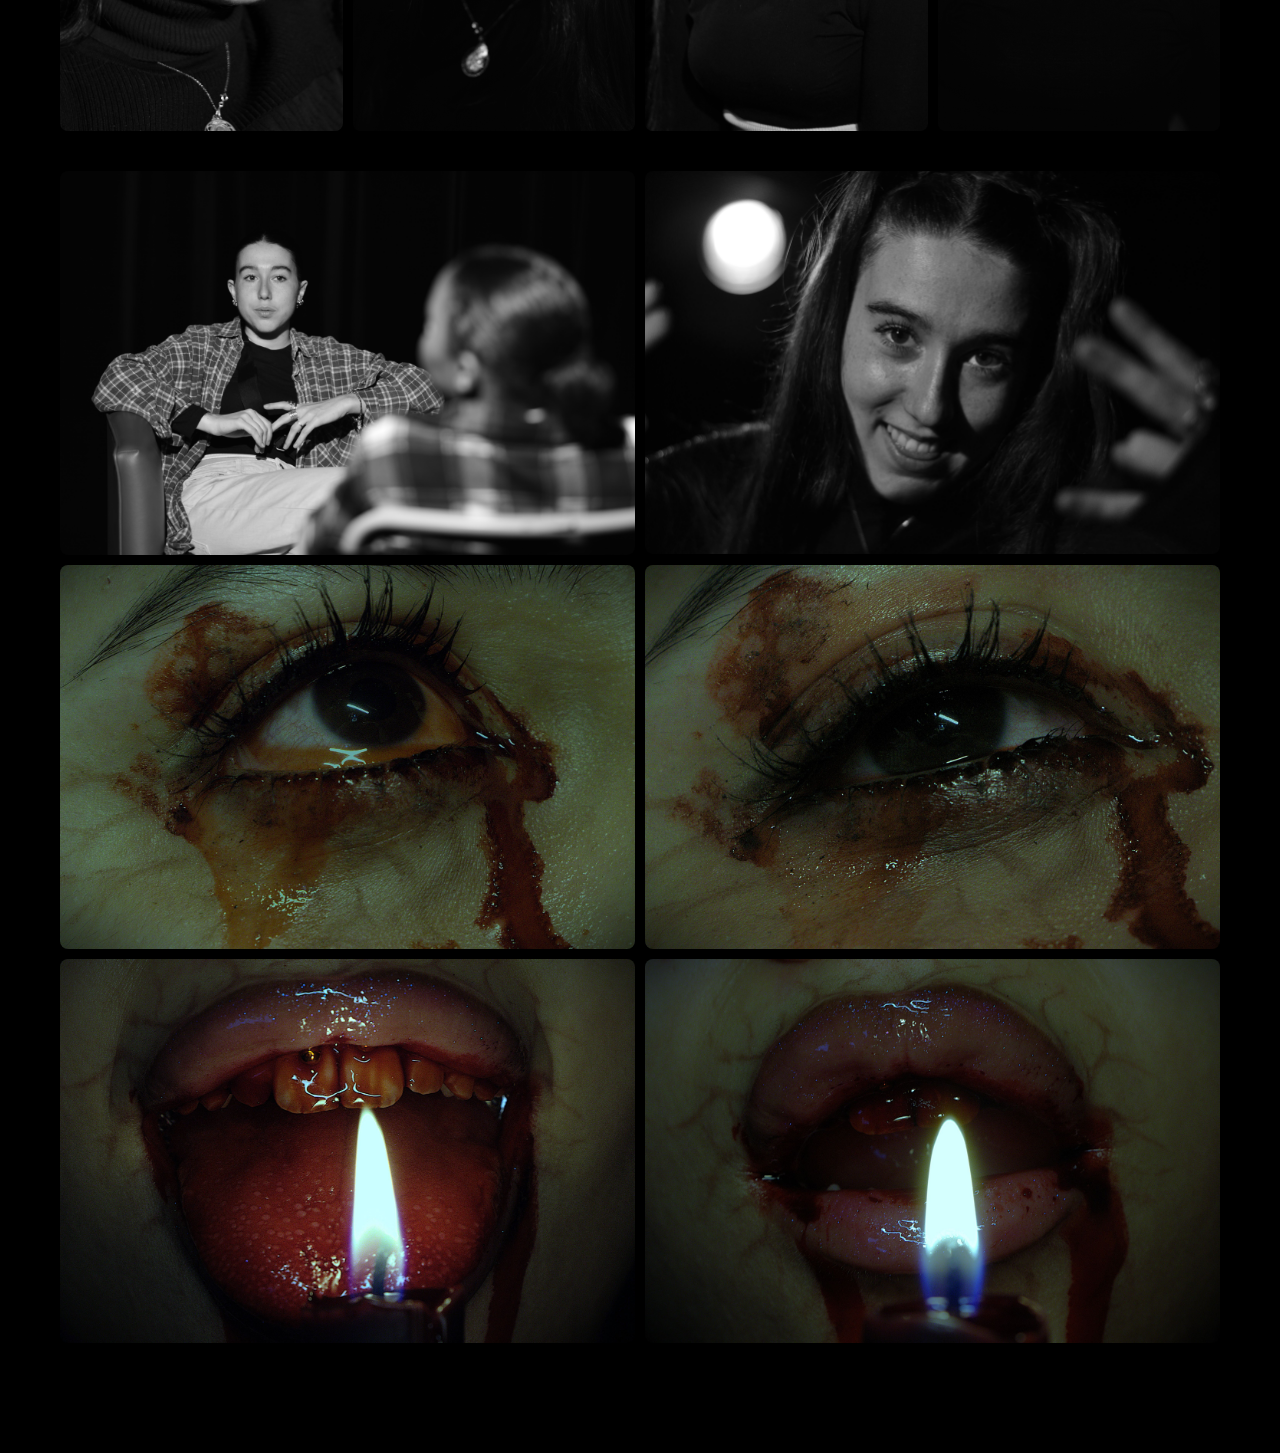
<file: Photographie.html>
<!DOCTYPE html>
<html lang="en">
<head>
    <meta charset="UTF-8">
    <meta name="viewport" content="width=device-width, initial-scale=1.0">
    <title>Photographie</title>
   
   
   
</head>
<body>
    
<style>
@import url('https://fonts.googleapis.com/css2?family=Jost:ital,wght@0,100..900;1,100..900&display=swap');
@import url('https://fonts.googleapis.com/css2?family=Sulphur+Point:wght@300;400;700&display=swap');    
    
body {
    font-family: 'Segoe UI', Tahoma, Geneva, Verdana, sans-serif;
    text-align: center;
    }
   
       
h1 {
    text-transform: uppercase;
    color: #ff4600;
    font-family: Impact, Haettenschweiler, 'Arial Narrow Bold', sans-serif;
    font-size: 60pt;
}


h2 {
    text-transform: uppercase;
    color: #ff4600;
    font-size: 24pt;
}


header {
    text-align: center;
    margin-bottom: 40px;
    margin-top: 55px;
    padding-bottom: 20px;
    border-bottom: 2px solid var(--primary-color);
    background-color: var(--light-bg);
    width: 63%; /* Prend 80% de la largeur disponible */
    margin: 55px auto 40px auto; /* Centre et garde la marge en bas */
}



:root {
            --primary-color: #ff4600;
            --secondary-color: #ff4600;
            --accent-color: #ff4600;
            --text-color: #000000;
            --light-bg: #000000;
            --card-shadow: 0 4px 8px rgba(0,0,0,0.1);
        }


body {
    margin: 0; /* Supprime les marges par défaut */
    padding: 0;
}

nav ul li a {
    font-weight: 545;
    font-weight: bolder;
}



nav a {
            color: #ffffff;
            text-decoration: none;
            font-weight: 500; 
            padding: 5px 10px;
            transition: all 0.3s ease;
            position: relative;
        }
        
nav a:hover {
            color: var(--primary-color);
        }
        
nav a::after {
    content: '';
    position: absolute;
    width: 0;
    height: 2px;
    bottom: 0;
    left: 0;
    background-color: var(--primary-color);
    transition: width 0.3s ease;
        }
        
nav a:hover::after {
    width: 100%;
    }
        
nav ul {
    display: flex;
    justify-content: center;
    list-style: none;
    padding: 0;
    margin: 15px 0 0;
    gap: 30px;
    }

    
.halloween-carousel-container {
            position: relative;
            max-width: 600px;
            margin: 30px auto;
            overflow: hidden;
            border-radius: 10px;
        }
       
        .halloween-carousel-track {
            display: flex;
            transition: transform 0.5s ease;
        }
       
        .halloween-slide {
            min-width: 100%;
        }
       
        .halloween-slide img {
            width: 100%;
            height: 400px;
            object-fit: cover;
            border-radius: 10px;
        }
       
        .halloween-caption {
            margin-top: 10px;
            font-size: 18px;
            font-weight: bold;
            color: #ff4600;
        }
       
        .halloween-nav {
            margin: 20px 0;
        }
       
        .halloween-button {
            margin: 0 10px;
            padding: 10px 20px;
            font-size: 16px;
            cursor: pointer;
            background-color: #ff4600;
            color: white;
            border: none;
            border-radius: 5px;
        }


        footer {
            text-align: center;
            padding: 5px;
            background-color: rgba(0, 0, 0, 0.8);
            position: fixed;
            bottom: 0;
            width: 100%;
        }
    </style>

<header>
    <h1>Photographie</h1>
    <nav>
        <ul>
            <li><a href="index.html">À propos de moi</a></li>
            <li><a href="Autres.html">Communication digitale</a></li>
            <li><a href="Experiences.html">Expériences</a></li>
            <li><a href="Photographie.html">Photographie</a></li>


        </ul>
    </nav>
</header>
    <h2>Projets récents</h2>
    <p> La photographie est pour moi bien plus qu’un loisir : c’est une manière d’explorer des perspectives, de raconter des histoires et d’expérimenter des concepts créatifs. </p>
    <p>Que ce soit à travers le portrait, la mise en scène ou la retouche, j’aime jouer avec la lumière, les compositions et les ambiances pour donner vie à des univers visuels uniques.</p>
   


<div class="halloween-carousel-container">
            <div class="halloween-carousel-track">
                <div class="halloween-slide">
                    <img src="Images/3.1.jpg" alt="Halloween - Photo 1">
                </div>
                <div class="halloween-slide">
                    <img src="Images/3.2.jpg" alt="Halloween - Photo 2">
                </div>
                <div class="halloween-slide">
                    <img src="Images/3.3.jpg" alt="Halloween - Photo 3">
                </div>
                <div class="halloween-slide">
                    <img src="Images/3.4.jpg" alt="Halloween - Photo 4">
                </div>
            </div>
            <p class="halloween-caption">Thème : Halloween</p>
            <div class="halloween-nav">
                <button class="halloween-button" onclick="prevSlide()">◀ Précédent</button>
                <button class="halloween-button" onclick="nextSlide()">Suivant ▶</button>
            </div>
        </div>




<head>
    <title>Autres réalisations</title>
    <link rel="stylesheet" href="Styles/Style.css">
</head>
<body>
    <header>
        <h2>Galerie de mes réalisations</h2>
    </header>
    <main>
        <section class="gallery">
            <img src="Images/1.1.jpg" alt="Love">
            <img src="Images/1.2.jpg" alt="Love">
            <img src="Images/1.3.jpg" alt="Love">
            <img src="Images/1.4.jpg" alt="Love">
            <img src="Images/2.1.JPG" alt="Catfish">
            <img src="Images/2.2.JPG" alt="Catfish">
            <img src="Images/2.3.JPG" alt="Catfish">
            <img src="Images/2.4.JPG" alt="Catfish">
            <img src="Images/biais.JPG" alt="biais">
            <img src="Images/face.JPG" alt="face">
            <img src="Images/highkey.JPG" alt="highkey">
            <img src="Images/lowkey.JPG" alt="lowkey">
            <img src="Images/pub.1.JPG" alt="pub">
            <img src="Images/libre.1.JPG" alt="libre">
            <img src="Images/libre.2.JPG" alt="libre">
            <img src="Images/libre.4.JPG" alt="libre">
        </section>
   
        <section class="gallery2">
        <img src="Images/interview.JPG" alt="interview">
        <img src="Images/libre.3.JPG" alt="libre">
        <img src="Images/3.1.jpg" alt="Halloween">
        <img src="Images/3.2.jpg" alt="Halloween">
        <img src="Images/3.3.jpg" alt="Halloween">
        <img src="Images/3.4.jpg" alt="Halloween">
        </section>


        <script>
            // Configuration du carrousel Halloween
            const track = document.querySelector('.halloween-carousel-track');
            const slides = document.querySelectorAll('.halloween-slide');
            let currentIndex = 0;
           
            // Initialisation
            updateCarousel();
           
            function nextSlide() {
                currentIndex = (currentIndex + 1) % slides.length;
                updateCarousel();
            }
           
            function prevSlide() {
                currentIndex = (currentIndex - 1 + slides.length) % slides.length;
                updateCarousel();
            }
           
            function updateCarousel() {
                const slideWidth = slides[0].offsetWidth;
                track.style.transform = `translateX(-${currentIndex * slideWidth}px)`;
            }
           
        </script>
    </main>

</body>
</html>
</file>
<file: Styles/Style.css>
@import url('https://fonts.googleapis.com/css2?family=Jost:ital,wght@0,100..900;1,100..900&display=swap');
@import url('https://fonts.googleapis.com/css2?family=Sulphur+Point:wght@300;400;700&display=swap');

body {
    font-family: 'Jost', sans-serif;
    background-color: #000000;
    color: #ffffff;
    margin: 0;
    padding: 0;
}

h1 {
    text-transform: uppercase;
    color: #ff4600;
    font-family: Impact, Haettenschweiler, 'Arial Narrow Bold', sans-serif;
    font-size: 60pt;
}

h2 {
    text-transform: uppercase;
    color: #ff4600;
    font-size: 24pt;
}

header {
    background-color: #000000;
    color: #ffffff;
    padding: 20px;
    text-align: center;
}

nav ul {
    display: flex;
    justify-content: center;
    list-style: none;
    padding: 0;
    margin: 0;
    gap: 30px;
}

nav a {
    --text-color : #ffffff
    text-decoration: none;
    font-weight: 500;
    padding: 5px 10px;
    transition: all 0.3s ease;
    position: relative;
}

nav a:hover {
    color: var(--primary-color);
}

nav a::after {
    content: '';
    position: absolute;
    width: 0;
    height: 2px;
    bottom: 0;
    left: 0;
    background-color: var(--primary-color);
    transition: width 0.3s ease;
}

nav a:hover::after {
    width: 100%;
}

main {
    padding: 40px;
    text-align: center;
}

footer {
    text-align: center;
    padding: 5px;
    background-color: rgba(0, 0, 0, 0.8);
    position: fixed;
    bottom: 0;
    width: 100%;
}


body {
    font-family: Arial, sans-serif;
    background-color: #000000;
    text-align: center;
}






.gallery img:hover {
    transform: scale(1.05);
}


.gallery {
    display: grid;
    gap: 10px;
    padding: 20px;
    grid-template-columns: repeat(4, 1fr); 
    grid-auto-rows: 500px; 
}

.gallery img {
    width: 100%;
    height: 100%;
    object-fit: cover; 
    border-radius: 8px;
}

.gallery2 {
    display: flex; 
    justify-content: center; 
    gap: 10px;
    padding: 20px;
    display: grid;
    grid-template-columns: repeat(2, 1fr);
    margin-bottom: 50px;
}

.gallery2 img {
    max-width: 100%; 
    height: auto; 
    object-fit: contain; 
    border-radius: 8px;
}

.gallery2 img:hover {
    transform: scale(1.05);
}


.cppqc {
background-color:#000000 ;
}

.cppqc img {
    width: 90%;
    margin-top: 15%;

}
.cppqc2 img {
    width: 90%;
}

.tressaf img {
    width: 90%;
    margin-top: 15%;
}
.tressaf2 img {
    width: 90%;
    margin-bottom: 30px;
}

.bndl img {
    width: 90%;
}

.about img { 
    width: 100%;
    margin-bottom: 5%;

}

.communication{
    text-align: left;
}

.cv {
    margin-bottom: 150px;
}
</file>
